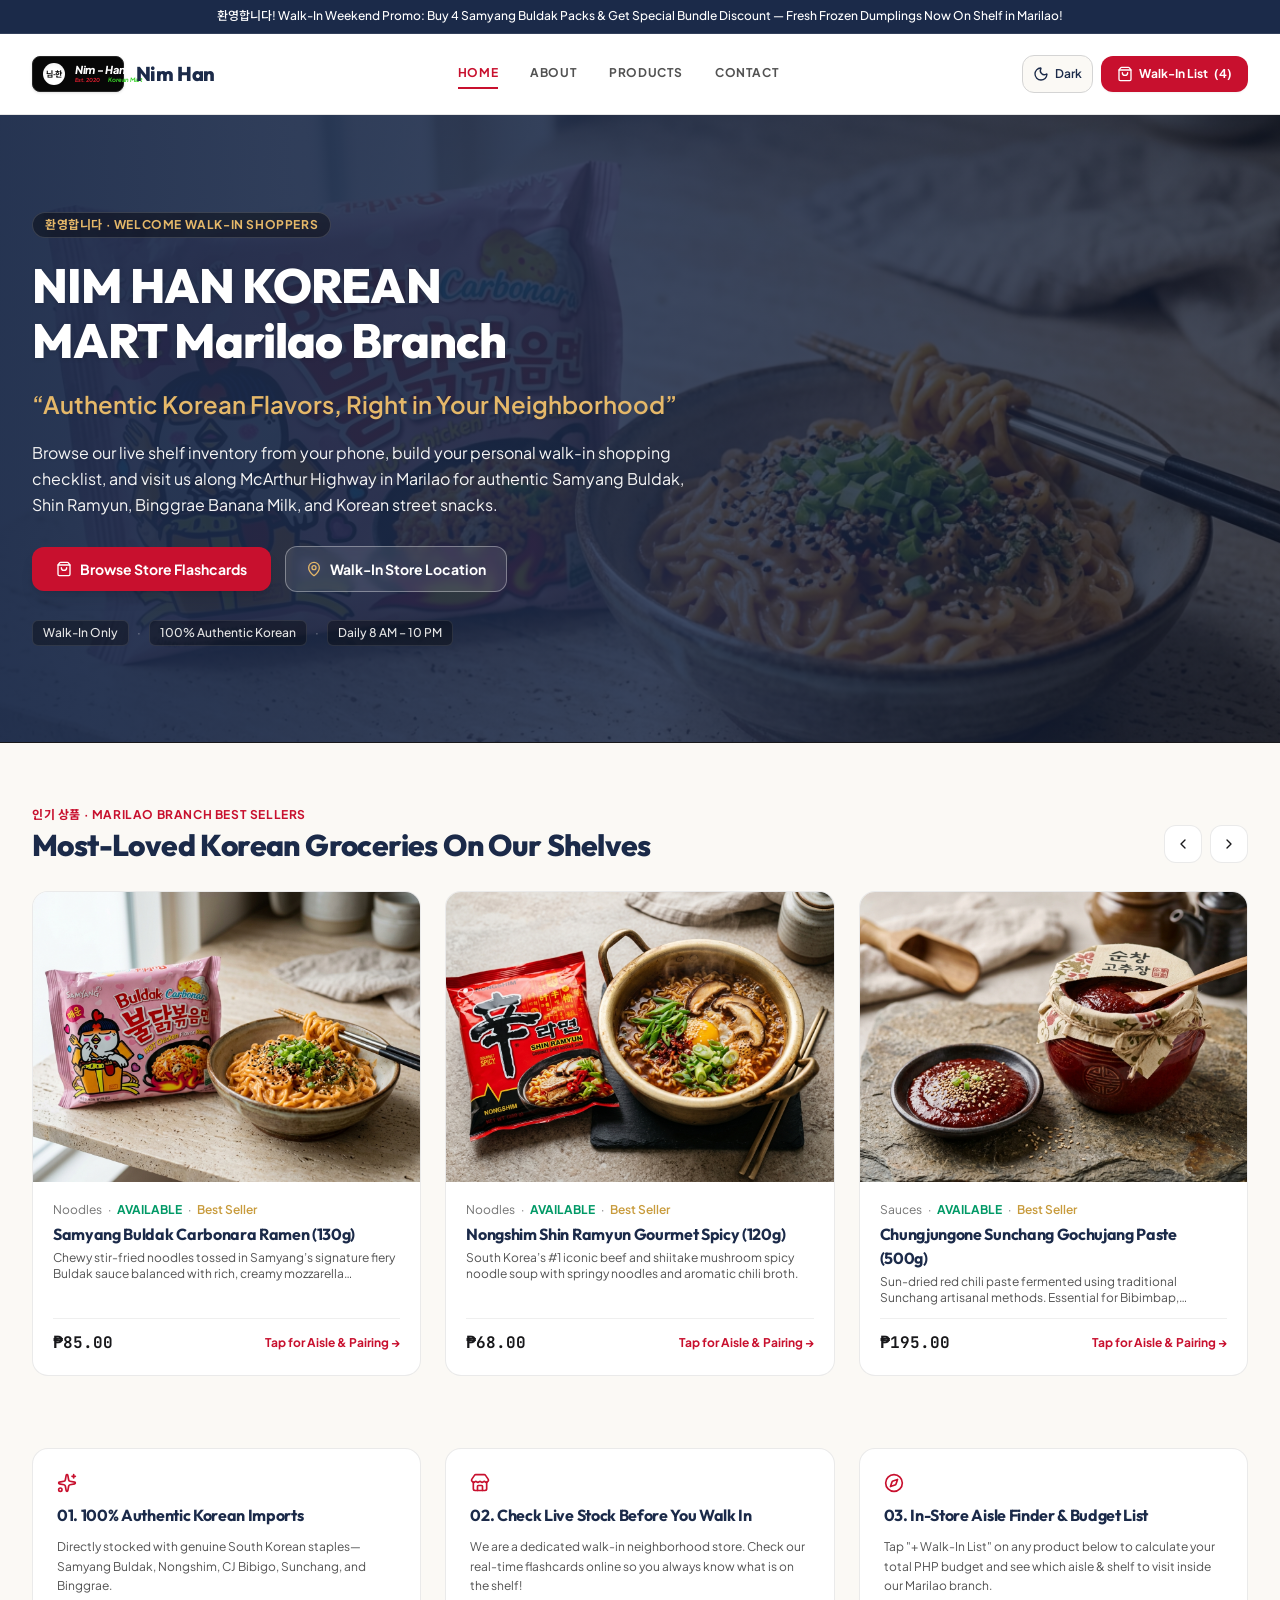
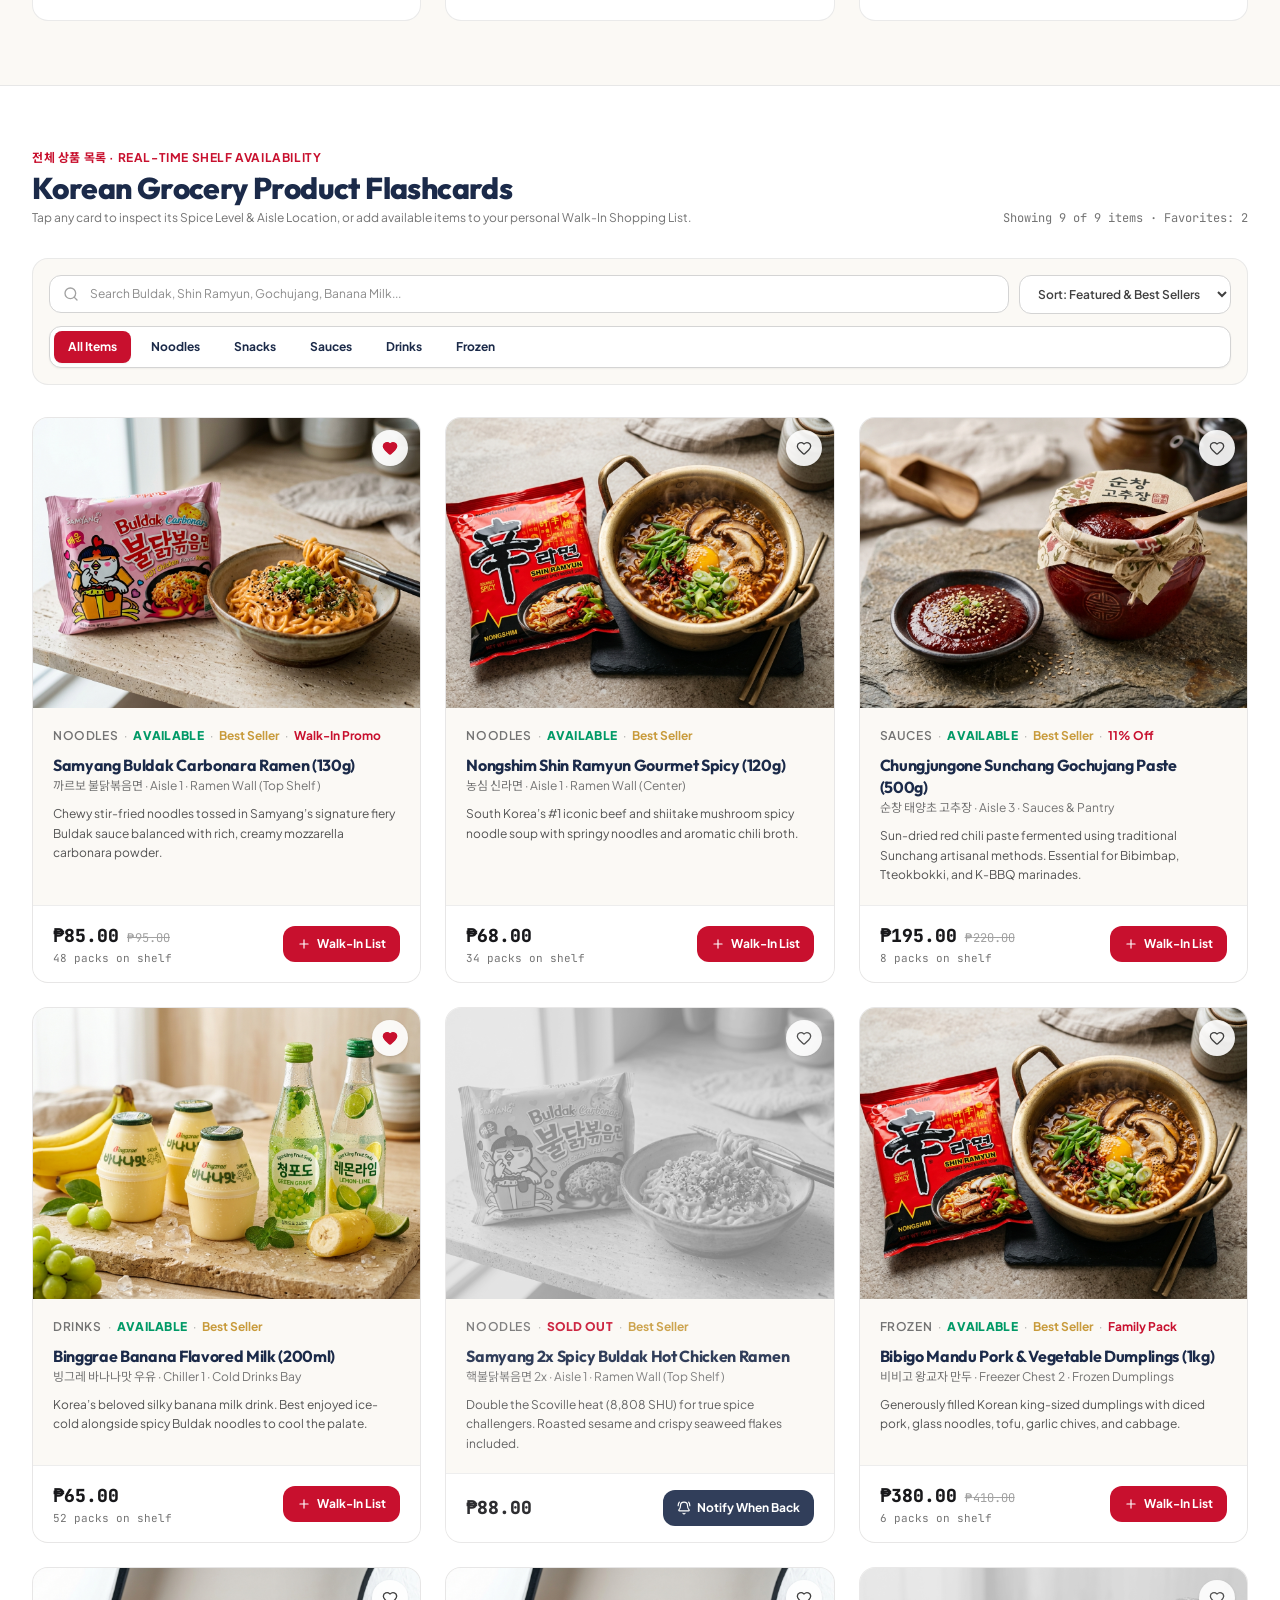
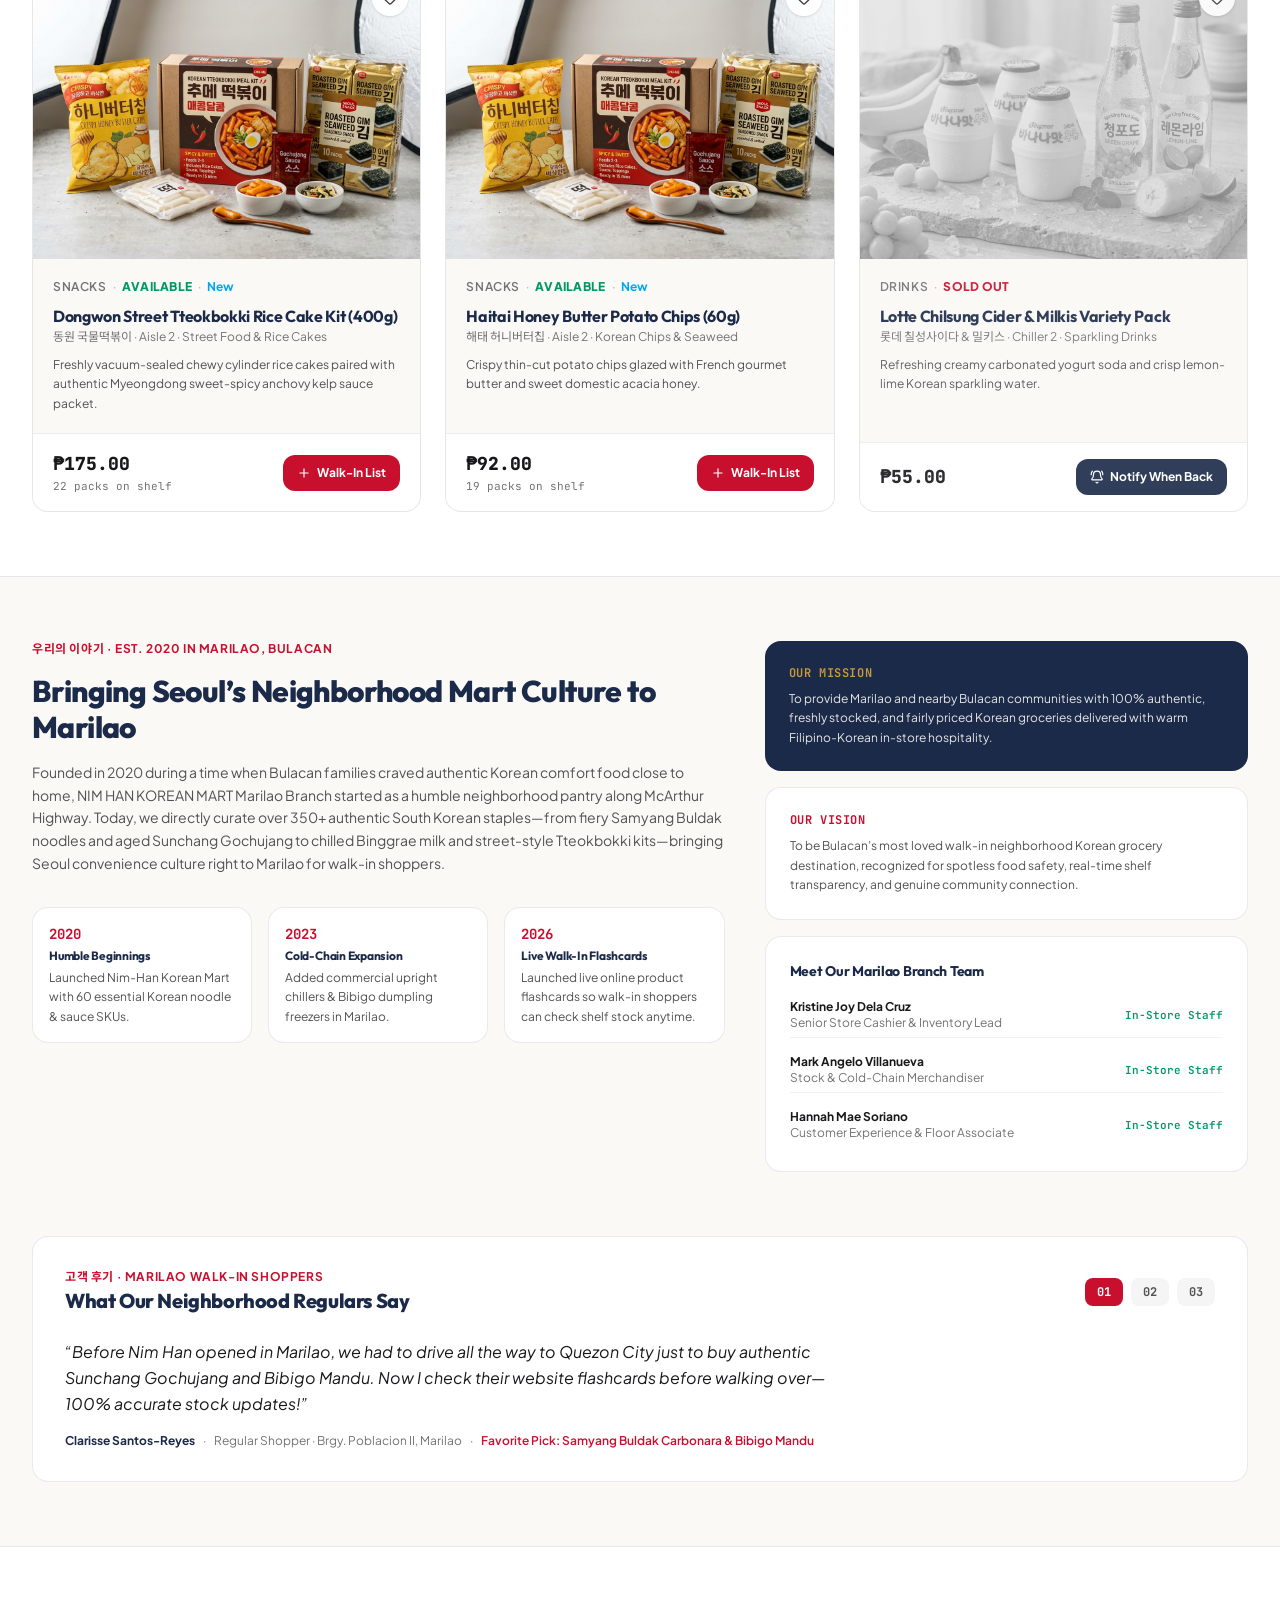
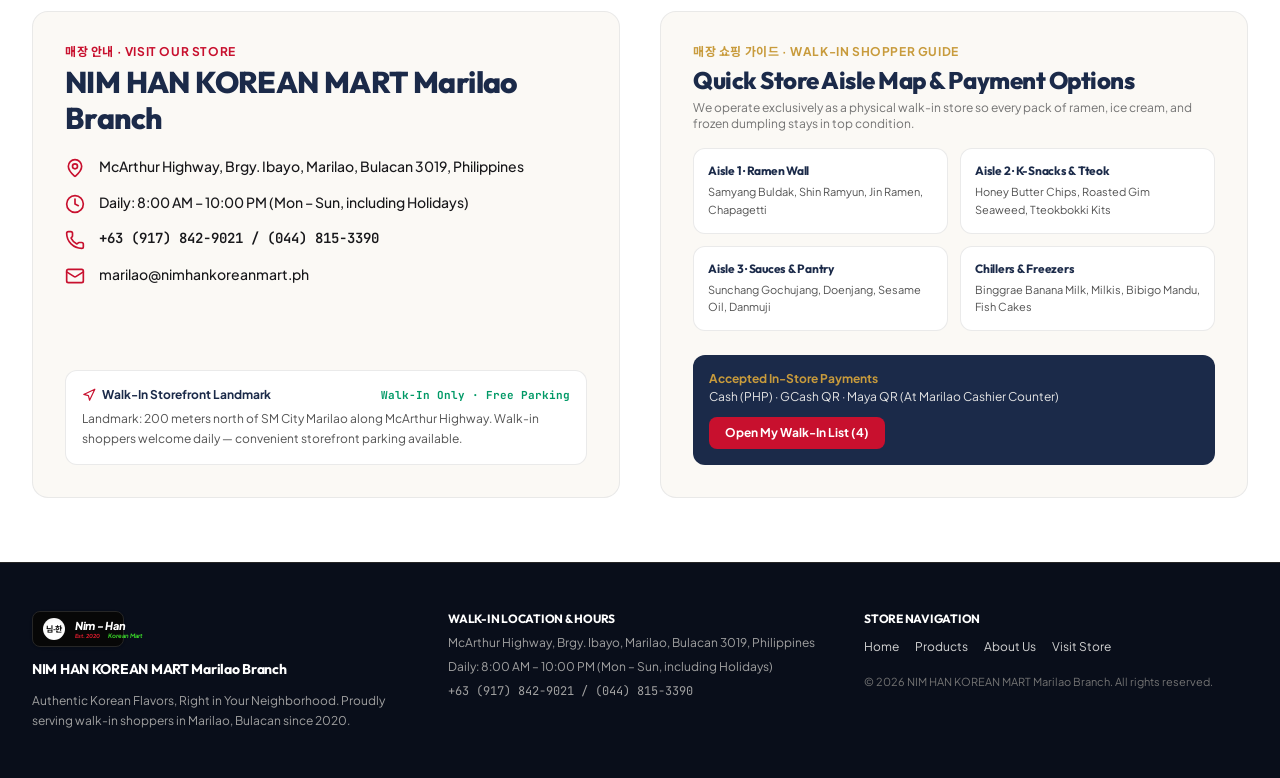
<file: docs/index.html>
<!doctype html>
<html lang="en" class="scroll-smooth">
  <head>
    <meta charset="UTF-8" />
    <meta name="viewport" content="width=device-width, initial-scale=1.0" />
    <!-- ===== [SEO META TAGS & OPEN GRAPH TAGS] ===== -->
    <title>NIM HAN KOREAN MART Marilao Branch | Authentic Korean Groceries</title>
    <meta name="description" content="Authentic Korean Flavors, Right in Your Neighborhood. Shop Samyang Buldak, Shin Ramyun, Korean snacks, Gochujang sauces, Binggrae drinks, and frozen goods at NIM HAN KOREAN MART Marilao Branch." />
    <meta name="keywords" content="Nim Han Korean Mart, Korean Mart Marilao, Buldak Marilao, Korean Grocery Bulacan, Samyang, Tteokbokki, Gochujang" />
    <meta property="og:title" content="NIM HAN KOREAN MART Marilao Branch" />
    <meta property="og:description" content="Authentic Korean Flavors, Right in Your Neighborhood. Browse live product availability, promos, and branch updates." />
    <meta property="og:type" content="website" />
    <meta name="twitter:card" content="summary_large_image" />
    <!-- ===== [FAVICON] ===== -->
    <link rel="icon" type="image/svg+xml" href="data:image/svg+xml,<svg xmlns='http://www.w3.org/2000/svg' viewBox='0 0 100 100'><circle cx='50' cy='50' r='48' fill='%230A0A0A' stroke='%23C8102E' stroke-width='4'/><circle cx='50' cy='50' r='36' fill='%23FFFFFF'/><text x='50' y='57' font-family='sans-serif' font-size='24' font-weight='bold' text-anchor='middle' fill='%230A0A0A'>님-한</text></svg>" />
    <!-- ===== [FONTS] ===== -->
    <link rel="preconnect" href="https://fonts.googleapis.com">
    <link rel="preconnect" href="https://fonts.gstatic.com" crossorigin>
    <link href="https://fonts.googleapis.com/css2?family=JetBrains+Mono:wght@400;500;600&family=Noto+Sans+KR:wght@400;500;600;700&family=Outfit:wght@500;600;700;800&family=Plus+Jakarta+Sans:wght@400;500;600;700&display=swap" rel="stylesheet">
    <script type="module" crossorigin src="./assets/index-BWneUDYa.js"></script>
    <link rel="stylesheet" crossorigin href="./assets/index-Bmy5a5rE.css">
  </head>
  <body class="bg-[#FBF9F5] text-[#18181B] antialiased selection:bg-[#C8102E] selection:text-white">
    <div id="root"></div>
  </body>
</html>
</file>
